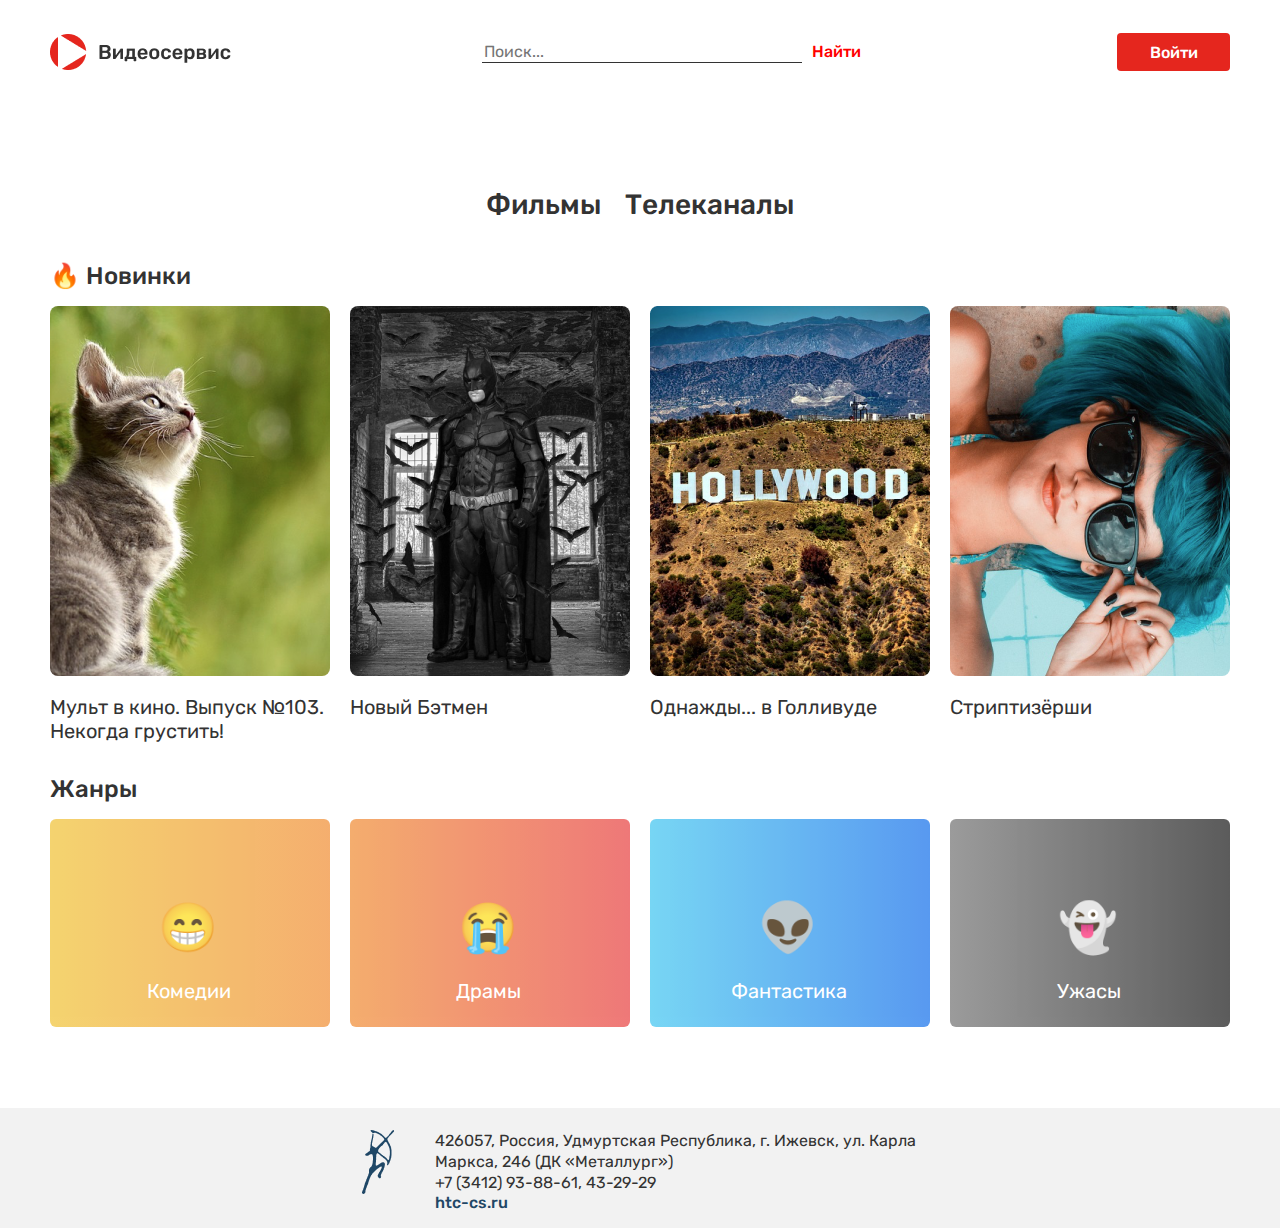
<file: CVT/Index.html>
<!DOCTYPE html>
<html lang="ru">
<head>
  <meta charset="UTF-8">
  <meta http-equiv="X-UA-Compatible" content="IE=edge">
  <meta name="viewport" content="width=device-width, initial-scale=1.0">
  <title>Видеосервис</title>
  <link rel="stylesheet" href="reset.css">
  <link rel="stylesheet" href="style.css">
  <link rel="preconnect" href="https://fonts.googleapis.com">
  <link rel="preconnect" href="https://fonts.gstatic.com" crossorigin>
  <link href="https://fonts.googleapis.com/css2?family=Rubik&display=swap" rel="stylesheet">
  
</head> 
<body>
  <div class="wrapper">
    <div class="conteiner">
      <header class="header">
          <img class="logo" src="./image/logo.png">
          <form>
            <input class="header__search" type="search" name="" placeholder="Поиск...">
            <input class="header__search-btn" type="button" value="Найти">
          </form>
          <form >
            <input class="header__login" type="button" value="Войти">
          </form>
      </header>
        <div class="change">
          <a class="change__films" href="./Index.html">Фильмы</a>
          <a class="change__chanels" href="./index-channels.html">Телеканалы</a>
        </div>
      <h2 class="categories">🔥 Новинки</h2>
      <div class="new">
        <figure class="new__figure">
          <img class="kitty" src="./image/kitty.png" alt="kitten">
          <p class="description">Фильм повествует о череде событий, произошедших в Голливуде в 1969 году, на закате его «золотого века». Известный актер Рик Далтон и его дублер Клифф Бут пытаются найти свое место в стремительно меняющемся мире киноиндустрии.</p>
            <figcaption class="title-film"> Мульт в кино. Выпуск №103. Некогда грустить!</figcaption>
        </figure>
         <figure class="new__figure">
            <img class="bat" src="./image/batman.png" alt="brutal batman">
            <p class="description">Фильм повествует о череде событий, произошедших в Голливуде в 1969 году, на закате его «золотого века». Известный актер Рик Далтон и его дублер Клифф Бут пытаются найти свое место в стремительно меняющемся мире киноиндустрии.</p>
              <figcaption class="title-film">Новый Бэтмен</figcaption>
        </figure>
        <figure class="new__figure">
          <img class="holly" src="./image/hollywood.png" alt="hollywood">
          <p class="description">Фильм повествует о череде событий, произошедших в Голливуде в 1969 году, на закате его «золотого века». Известный актер Рик Далтон и его дублер Клифф Бут пытаются найти свое место в стремительно меняющемся мире киноиндустрии.</p>
            <figcaption class="title-film">Однажды... в Голливуде</figcaption>          </figure>
        <figure class="new__figure">
          <img class="strip" src="./image/strip.png" alt="strippers">
          <p class="description">Фильм повествует о череде событий, произошедших в Голливуде в 1969 году, на закате его «золотого века». Известный актер Рик Далтон и его дублер Клифф Бут пытаются найти свое место в стремительно меняющемся мире киноиндустрии.</p>
            <figcaption class="title-film">Стриптизёрши</figcaption> 
        </figure>
      </div>
      <h2 class="categories">Жанры</h2>
      <div class="genres">
        <div class="comedy">
          <p class="genres__icon">&#128513;</p>
          <p class="genres__title">Комедии</p>
        </div>
        <div class="drama">
          <p class="genres__icon">&#128557;</p>
          <p class="genres__title">Драмы</p> 
        </div>
        <div class="fantastic">
          <p class="genres__icon">&#128125;</p>
          <p class="genres__title">Фантастика</p>
        </div>
        <div class="horror">
          <p class="genres__icon">&#128123;</p>	
          <p class="genres__title">Ужасы</p>
        </div>
      </div>
    </div>  
    <footer class="footer">
      <div class="footer__content">
        <img class="footer__logo" src="./image/footer-logo.png" alt="logo">
        <p class="address">426057, Россия, Удмуртская Республика, г. Ижевск, ул. Карла Маркса, 246 (ДК «Металлург»)<br>+7 (3412) 93-88-61, 43-29-29</p>
        <a class="home-page" href="http://htc-cs.ru">htc-cs.ru</a>
      </div>
    </footer>
  </div>  
  
 
</body>
</html>
</file>
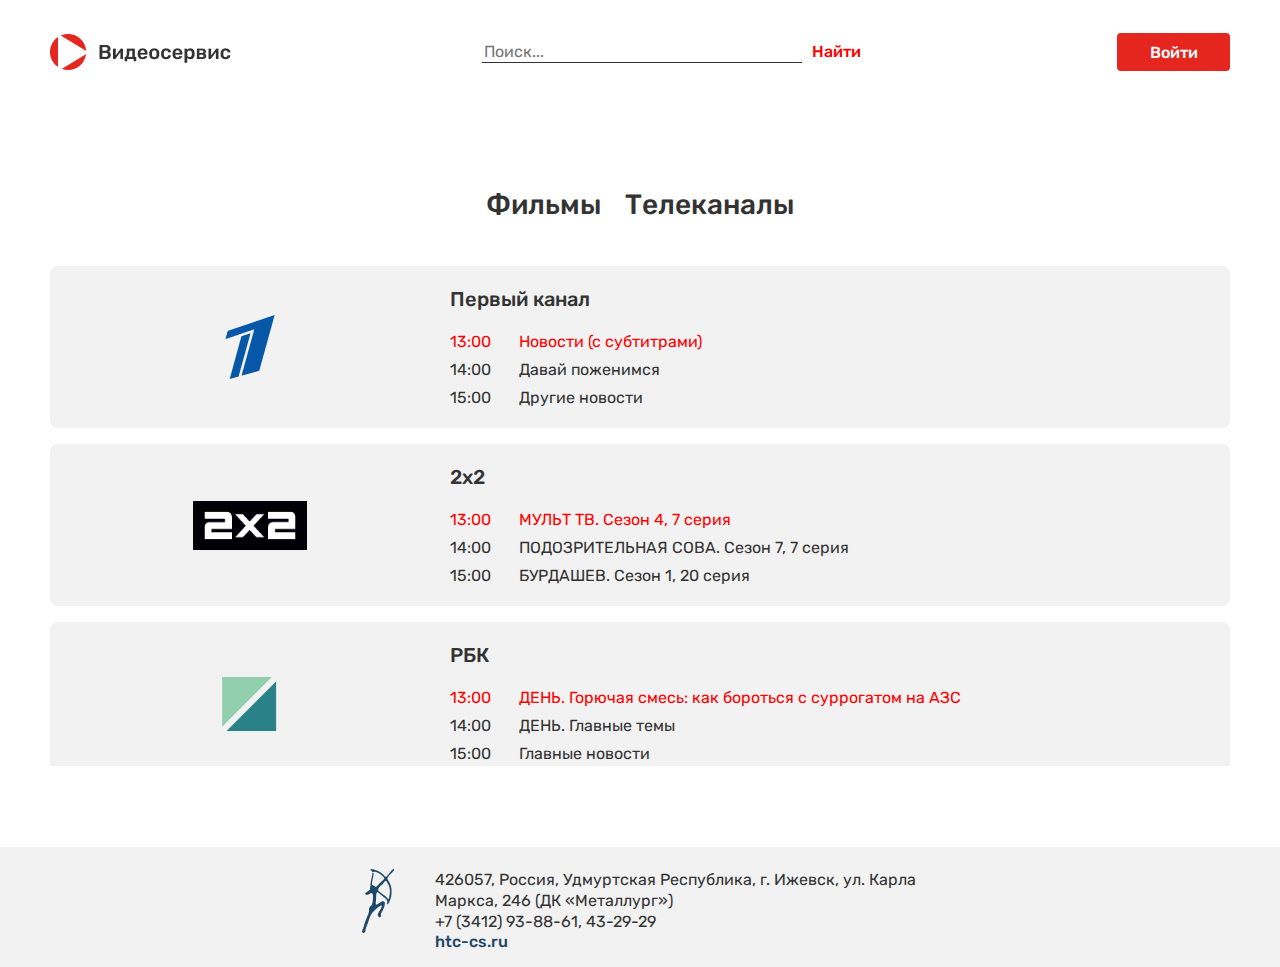
<file: CVT/index-channels.html>
<!DOCTYPE html>
<html lang="ru">
<head>
  <meta charset="UTF-8">
  <meta http-equiv="X-UA-Compatible" content="IE=edge">
  <meta name="viewport" content="width=device-width, initial-scale=1.0">
  <title>Видеосервис</title>
  <link rel="stylesheet" href="reset.css">
  <link rel="stylesheet" href="style.css">
  <link rel="preconnect" href="https://fonts.googleapis.com">
  <link rel="preconnect" href="https://fonts.gstatic.com" crossorigin>
  <link href="https://fonts.googleapis.com/css2?family=Rubik&display=swap" rel="stylesheet">
  
</head> 
<body>
  <div class="wrapper">
    <div class="conteiner">
      <header class="header">
          <img class="logo" src="./image/logo.png">
          <form class="search__form">
            <input class="header__search" type="search" name="" placeholder="Поиск...">
            <input class="header__search-btn" type="button" value="Найти">
          </form>
          <form >
            <input class="header__login" type="button" value="Войти">
          </form>
      </header>
        <div class="change">
          <a class="change__films" href="./Index.html">Фильмы</a>
          <a class="change__chanels" href="./index-channels.html">Телеканалы</a>
        </div>
      <div class="channels">
        <div class="channels__container">
          <div class="container-logo">
            <img class="logo-1" src="./image/first_channel.png" alt="first channel">
          </div>
          <div class="channels__content">
            <h2 class="channels__title">Первый канал</h2>
            <p class="channels__timetable"><span class="hot-time">13:00 &nbsp; &nbsp; &nbsp; Новости (с субтитрами)</span></p>
            <p class="channels__timetable">14:00 &nbsp; &nbsp; &nbsp; Давай поженимся</p>
            <p class="channels__timetable">15:00 &nbsp; &nbsp; &nbsp; Другие новости</p>
          </div>
        </div>
        <div class="channels__container">
          <div class="container-logo">
            <img class="channels__logo" src="./image/2x2.png" alt="2x2">
          </div>
          <div class="channels__content">
            <h2 class="channels__title">2x2</h2>
            <p class="channels__timetable"><span class="hot-time">13:00 &nbsp; &nbsp; &nbsp; МУЛЬТ ТВ. Сезон 4, 7 серия</span></p>
            <p class="channels__timetable">14:00 &nbsp; &nbsp; &nbsp; ПОДОЗРИТЕЛЬНАЯ СОВА. Сезон 7, 7 серия</p>
            <p class="channels__timetable">15:00 &nbsp; &nbsp; &nbsp; БУРДАШЕВ. Сезон 1, 20 серия</p>
          </div>
        </div>
        <div class="channels__container">
          <div class="container-logo">
            <img class="channels__logo" src="./image/rbk.png" alt="rbk">
          </div>
          <div class="channels__content">
            <h2 class="channels__title">РБК</h2>
            <p class="channels__timetable"><span class="hot-time">13:00 &nbsp; &nbsp; &nbsp; ДЕНЬ. Горючая смесь: как бороться с суррогатом на АЗС</span></p>
            <p class="channels__timetable">14:00 &nbsp; &nbsp; &nbsp; ДЕНЬ. Главные темы</p>
            <p class="channels__timetable">15:00 &nbsp; &nbsp; &nbsp; Главные новости</p>
          </div>
        </div>
        <div class="channels__container-4">
          <div class="container-logo">
            <img class="channels__logo" src="./image/amedia.png" alt="amedia premium">
          </div>
          <div class="channels__content">
            <h2 class="channels__title">AMEDIA PREMIUM</h2>
            <p class="channels__timetable"><span class="hot-time">13:00 &nbsp; &nbsp; &nbsp; Клиент всегда мёртв</span></p>
            <p class="channels__timetable">14:00 &nbsp; &nbsp; &nbsp; Голодные игры. Сойка-пересмешница. Часть I</p>
            <p class="channels__timetable">15:00 &nbsp; &nbsp; &nbsp; Секс в большом городе</p>
          </div>
        </div>
      </div>
    </div>
      <footer class="footer">
        <div class="footer__content">
          <div>
            <img class="footer__logo" src="./image/footer-logo.png" alt="logo">
          </div>
          <p class="address">426057, Россия, Удмуртская Республика, г. Ижевск, ул. Карла Маркса, 246 (ДК «Металлург»)<br>+7 (3412) 93-88-61, 43-29-29</p>
          <a class="home-page" href="http://htc-cs.ru">htc-cs.ru</a>
        </div>
      </footer>
      
</body>
</html>
</file>
<file: CVT/style.css>
.wrapper{
  position: relative;
}

.conteiner{
  position: relative;
  width: 1180px;
  margin: 0 auto;
  height: 100%;
  font-family: 'Rubik', sans-serif;
  padding-top: 32px;
}

/* Шапка сайта */
.header{
  height: 40px;
  display: flex;
  justify-content: space-between;
  align-items: center;
}


.header__search{
  
  border: none;
  border-bottom: 1px solid #333333;;
  width: 320px;
  font-family: 'Rubik', sans-serif;
  font-style: normal;
  font-weight: 400;
  font-size: 16px;
  line-height: 19px;
}

.header__search:focus{
  outline: none;
  font-weight: 500;  
}

.header__search-btn{
  border: none;
  color: red; 
  background-color: white;
  font-family: 'Rubik',sans-serif;
  font-style: normal;
  font-weight: 500;
  font-size: 16px;
  line-height: 19px;
}

.header__login{
  border: none;
  background-color: #E5261E;
  border-radius: 4px;
  Width: 113px;
  Height:38px;
  color: white;
  font-family: 'Rubik',sans-serif;
  font-style: normal;
  font-weight: 500;
  font-size: 16px;
  line-height: 19px;
  text-align: center;
}


.header__login:hover{
  background-color: #CC221B;
}


.change{
  display: flex;
  justify-content: center;
  padding-top: 116px;
  padding-bottom: 9px;  
}

.change__films{
  text-decoration: none;
  font-family: 'Rubik', sans-serif;
  font-style: normal;
  font-weight: 500;
  font-size: 28px;
  line-height: 33px;
  text-align: right;
  color:  #333333;
}

.change__chanels{
  text-decoration: none;
  font-family: 'Rubik', sans-serif;
  font-style: normal;
  font-weight: 500;
  font-size: 28px;
  line-height: 33px;
  text-align: right;
  color:  #333333;
  margin: 0 0 0 24px;
}

.change__films:hover{
  color: #E5261E;
  text-decoration: underline;
}

.change__chanels:hover{
  color: #E5261E;
  text-decoration: underline;
}


/* Блок новинок */
.categories{
  font-family: 'Rubik';
  font-style: normal;
  font-weight: 500;
  font-size: 24px;
  line-height: 28px;
  color: #333333;
  margin: 32px 0px 16px 0px;
}

.new {
  display: flex;
  justify-content: space-between;
}


.new__figure {
  position: relative;
  width: 280px; 
}

.kitty{
  border-radius: 8px;
  position: relative;
}

.bat{
  border-radius: 8px;
  position: relative;
}

.holly{
  position: relative;
}

.strip{
  border-radius: 8px;
  position: relative;
}

.description{
  position: absolute;
  top: 0;
  left: 0;
  background-color: #333333;
  z-index: 999;
  height: 338px;
  width: 248px;
  border-radius: 8px;
  padding: 16px;
  color: #F2F2F2;
  line-height: 1.4;
  opacity: 0;
}

.description:hover{
  opacity: 0.8;
  cursor: pointer;
}



/* Название фильмов под карточкой */
.title-film{
  margin-top: 16px;
  font-family: 'Rubik', sans-serif;
  font-style: normal;
  font-weight: 400;
  font-size: 20px;
  line-height: 24px;
  color: #333333;
}


/* Блок жанров */
.genres{
  display: flex;
  justify-content: space-between;
}

.comedy{
  width: 280px;
  height: 208px;
  background: linear-gradient(to right, #F2C94C, #F29A4A);
  text-align: center;
  position: relative;
  border-radius: 6px;
  opacity: 0.8;
}

.drama{
  width: 280px;
  height: 208px;
  background: linear-gradient(to right, #F2994A,  #EB5757);
  text-align: center;
  position: relative;
  border-radius: 6px;
  opacity: 0.8;
}

.fantastic{
  width: 280px;
  height: 208px;
  background: linear-gradient(to right, #56CCF2, #2F80ED);
  text-align: center;
  position: relative;
  border-radius: 6px;
  opacity: 0.8;
}

.horror{
  width: 280px;
  height: 208px;
  background: linear-gradient(to right, #828282, #333333);
  text-align: center;
  position: relative;
  border-radius: 6px;
  opacity: 0.8;
}

/*Ховеры жанров */
.comedy:hover{
  opacity: 1;
  cursor: pointer;
}

.drama:hover{
  opacity: 1;
  cursor: pointer;
}

.fantastic:hover{
  opacity: 1;
  cursor: pointer;
}

.horror:hover{
  opacity: 1;
  cursor: pointer;
}


.genres__icon{
  position: absolute;
  left: 38.43%;
  right: 41.43%;
  top: 38.46%;
  bottom: 38.46%;

  font-family: 'Rubik', sans-serif;
  font-style: normal;
  font-weight: 400;
  font-size: 48px;
  line-height: 57px;
  text-align: center;

}

.genres__title{
  position: absolute;
  width: 117px;
  left: 28.64%;
  right: 35%;
  top: 76.92%;
  bottom: 11.54%;
  font-family: 'Rubik', sans-serif;
  font-style: normal;
  font-weight: 400;
  font-size: 20px;
  line-height: 24px;
  text-align: center;
  color: #FFFFFF;
}


/* СТИЛИ index-channels */

.channels{
  margin: 36px 0px ;
  overflow-y: scroll;
  height: 500px;
  width: 1196px;
}

.channels::-webkit-scrollbar{
  width: 8px;
  background: #F2F2F2;
  border-radius: 2px;
  margin-left: 10px;
  height: 500px;
}

.channels::-webkit-scrollbar-thumb {
  background-color: #BDBDBD;
  border-radius: 2px; 
  border: 2px solid #F2F2F2;
}


.container-logo{
  width: 400px;
  display: flex;
  justify-content: center;
}


.hot-time{
  color: red;
}


.channels__container{
  background-color: #F2F2F2;
  border-radius: 8px;
  display: flex;
  flex-direction: row;
  height: 162px;
  align-items: center;
  margin-bottom: 16px;
  width: 1180px;
}


.channels__container-4{
  background-color: #F2F2F2;
  border-radius: 8px;
  display: flex;
  flex-direction: row;
  height: 162px;
  align-items: center;
  width: 1180px;
}


.channels__container:last-child{
  margin: 100px;
}


.channels__title{
  font-family: 'Rubik', sans-serif;
  font-style: normal;
  font-weight: 500;
  font-size: 20px;
  line-height: 24px;
  color: #333333;
  margin: 21px 0 17px 0; 
}

.channels__content{
  line-height: 28px;
  height: 100%;
}

.channels__timetable{
  font-family: 'Rubik';
  font-style: normal;
  font-weight: 400;
  font-size: 16px;
  color: #333333;
}


/* Подвал */
.footer{
  margin-top: 81px;
  position: absolute;
  width: 100%;
  height: 120px;
  left: 0;
  bottom: 0;
  top: 100%;
  background: #F2F2F2;
}


.footer__content{
  margin: 22px 361.5px 28px 361.5px;
}

.footer__logo{
  float: left;
  margin-right: 40px;
}

.address{
  font-family: 'Rubik', sans-serif;
  font-style: normal;
  font-weight: 400;
  font-size: 16px;
  line-height: 21px;
  color: #333333;
}

.home-page{
  font-family: 'Rubik';
  font-style: normal;
  font-weight: 500;
  font-size: 16px;
  line-height: 19px;
  color: #1F4766;
  text-decoration: none;
}

@media (max-width: 390px) {

.conteiner{
 width: 100%;
}

.header{
  flex-direction: column;

}

.search__form{
  margin-top: 50px;

}

.new{
  flex-direction: column;
}

.genres{
  flex-direction: column;
}
}
</file>
